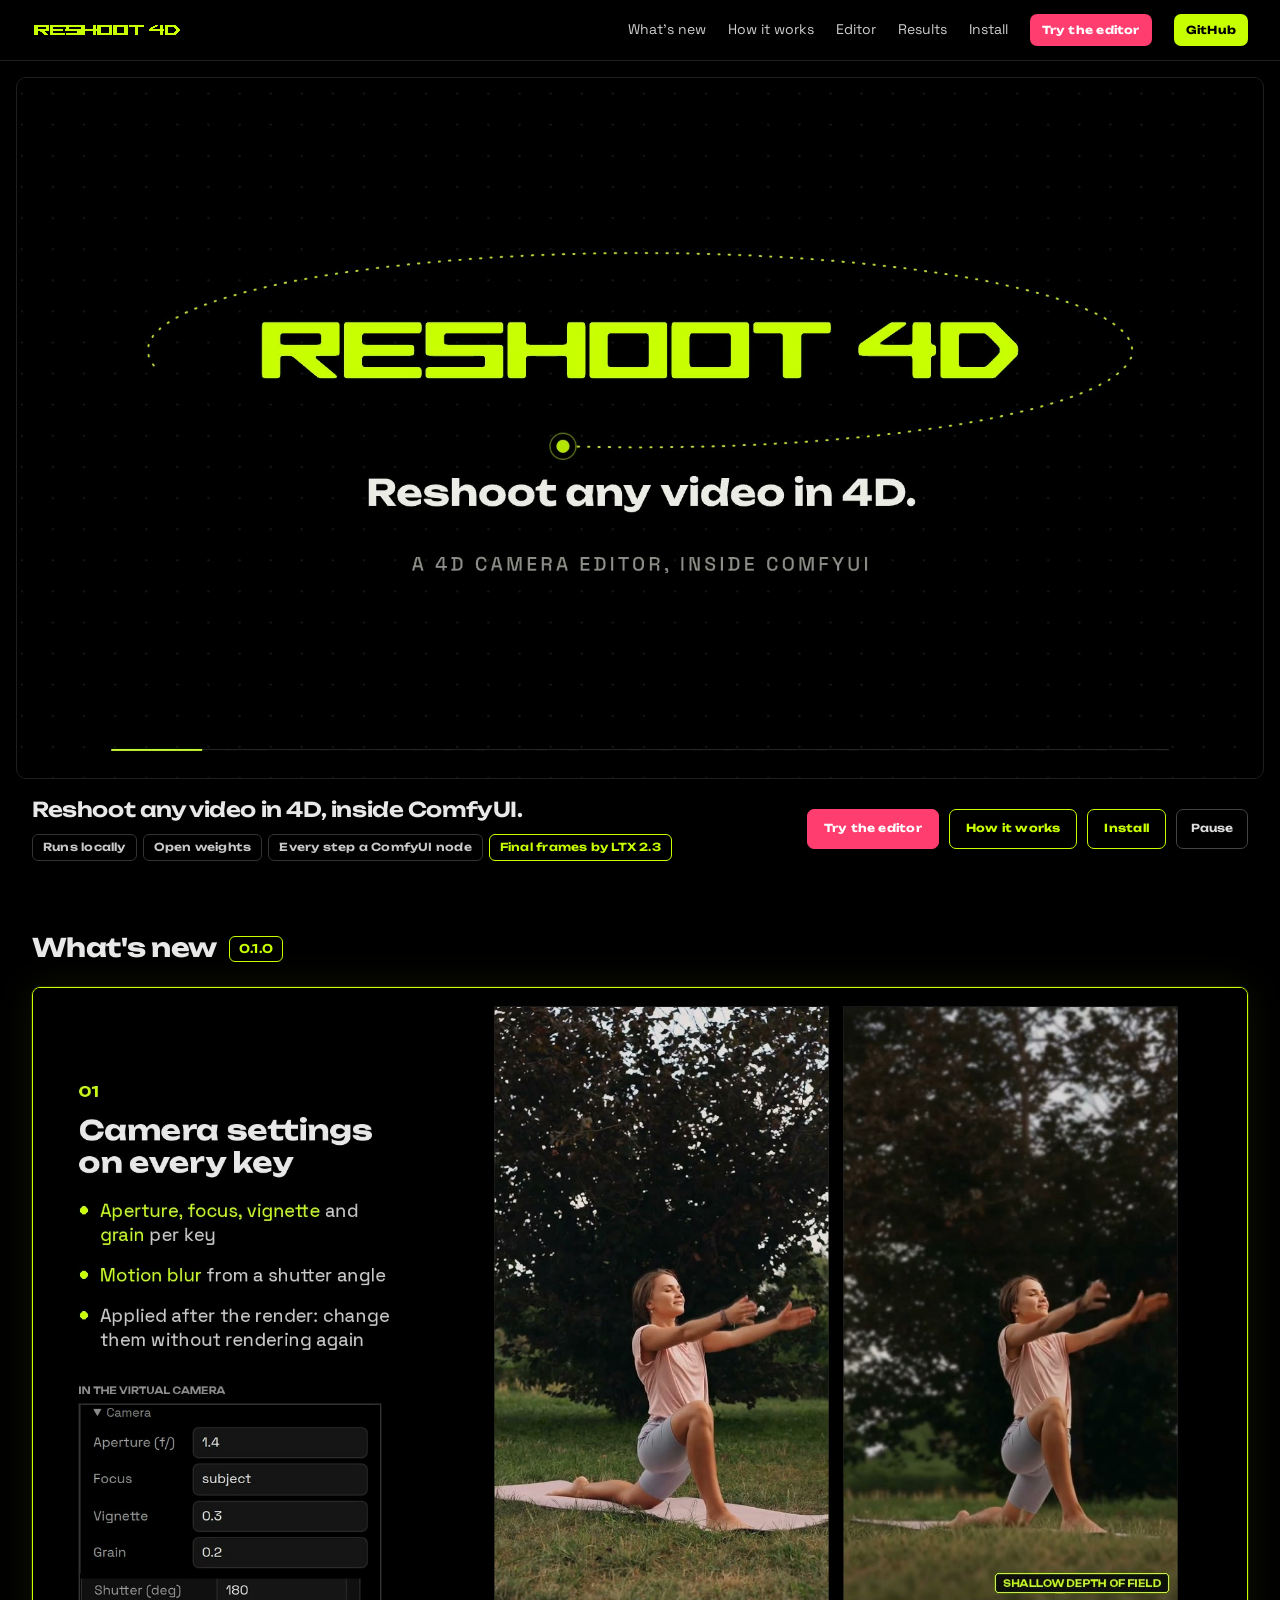
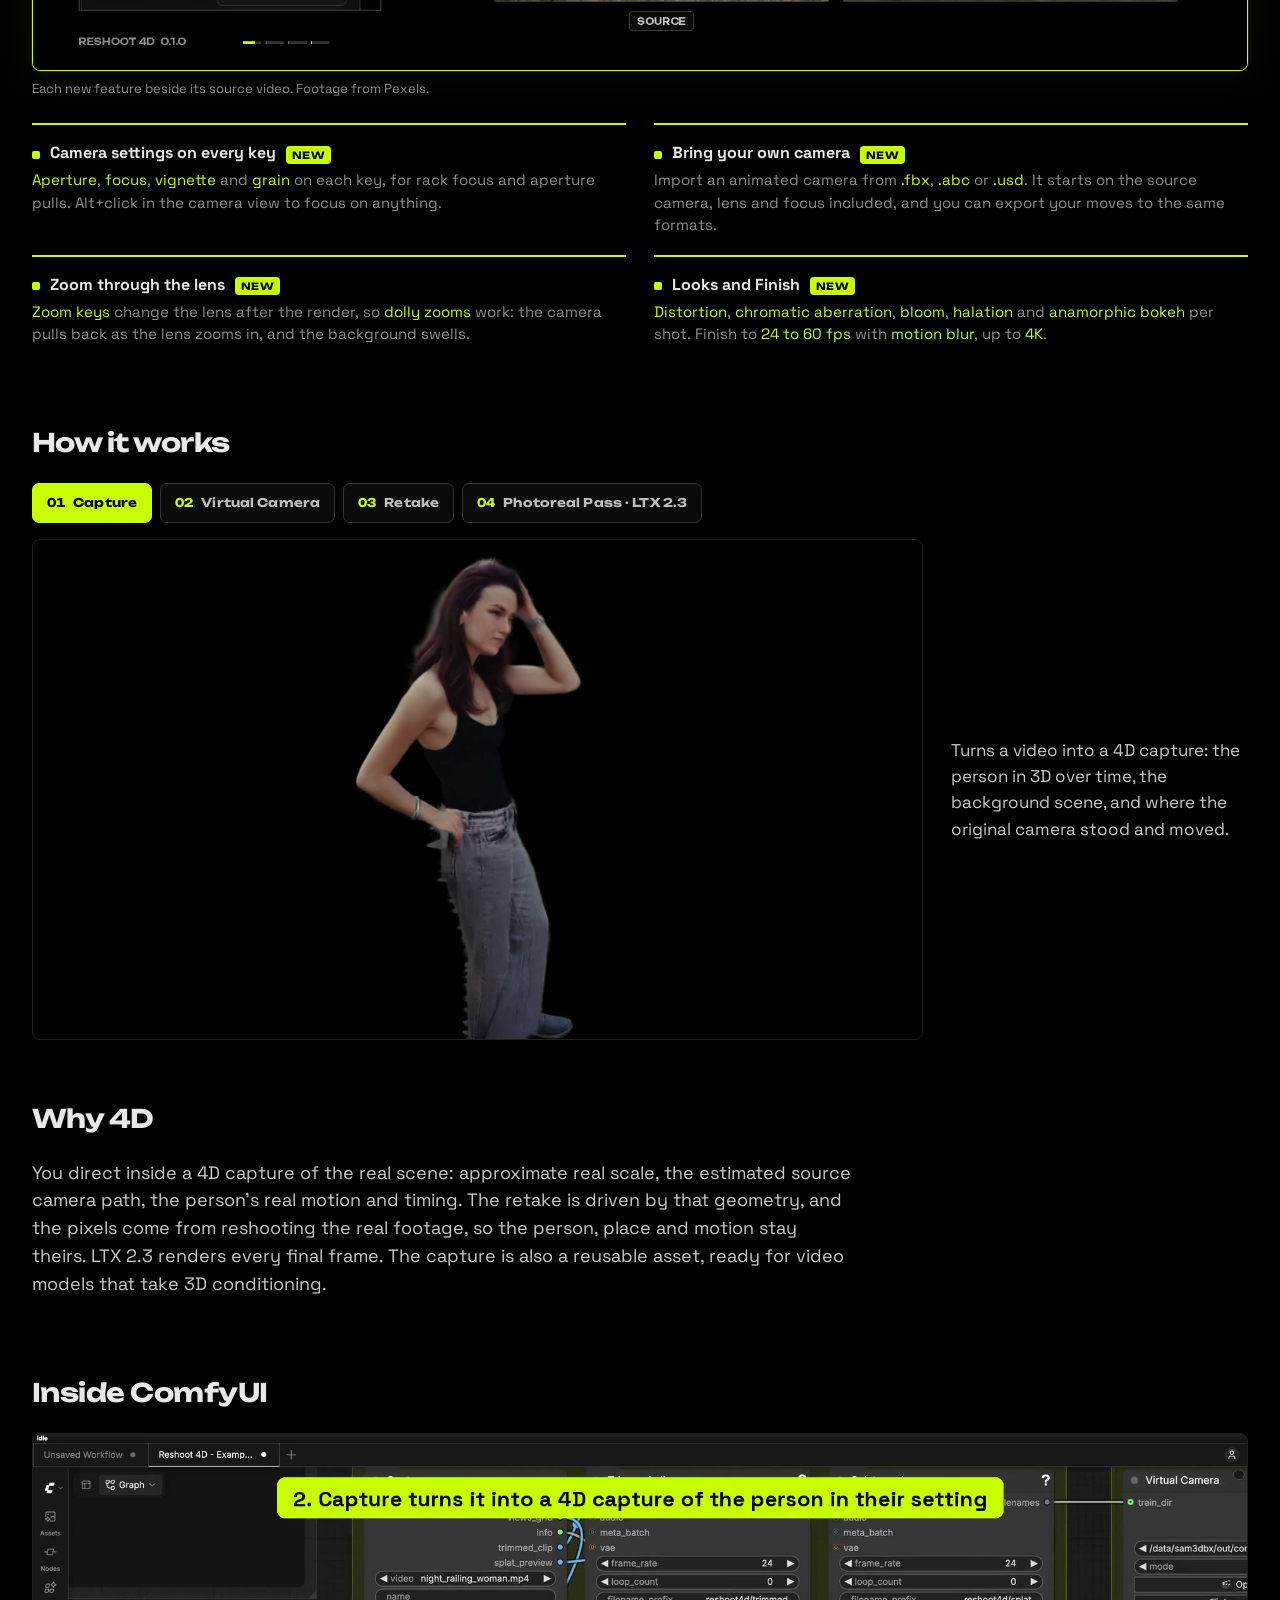
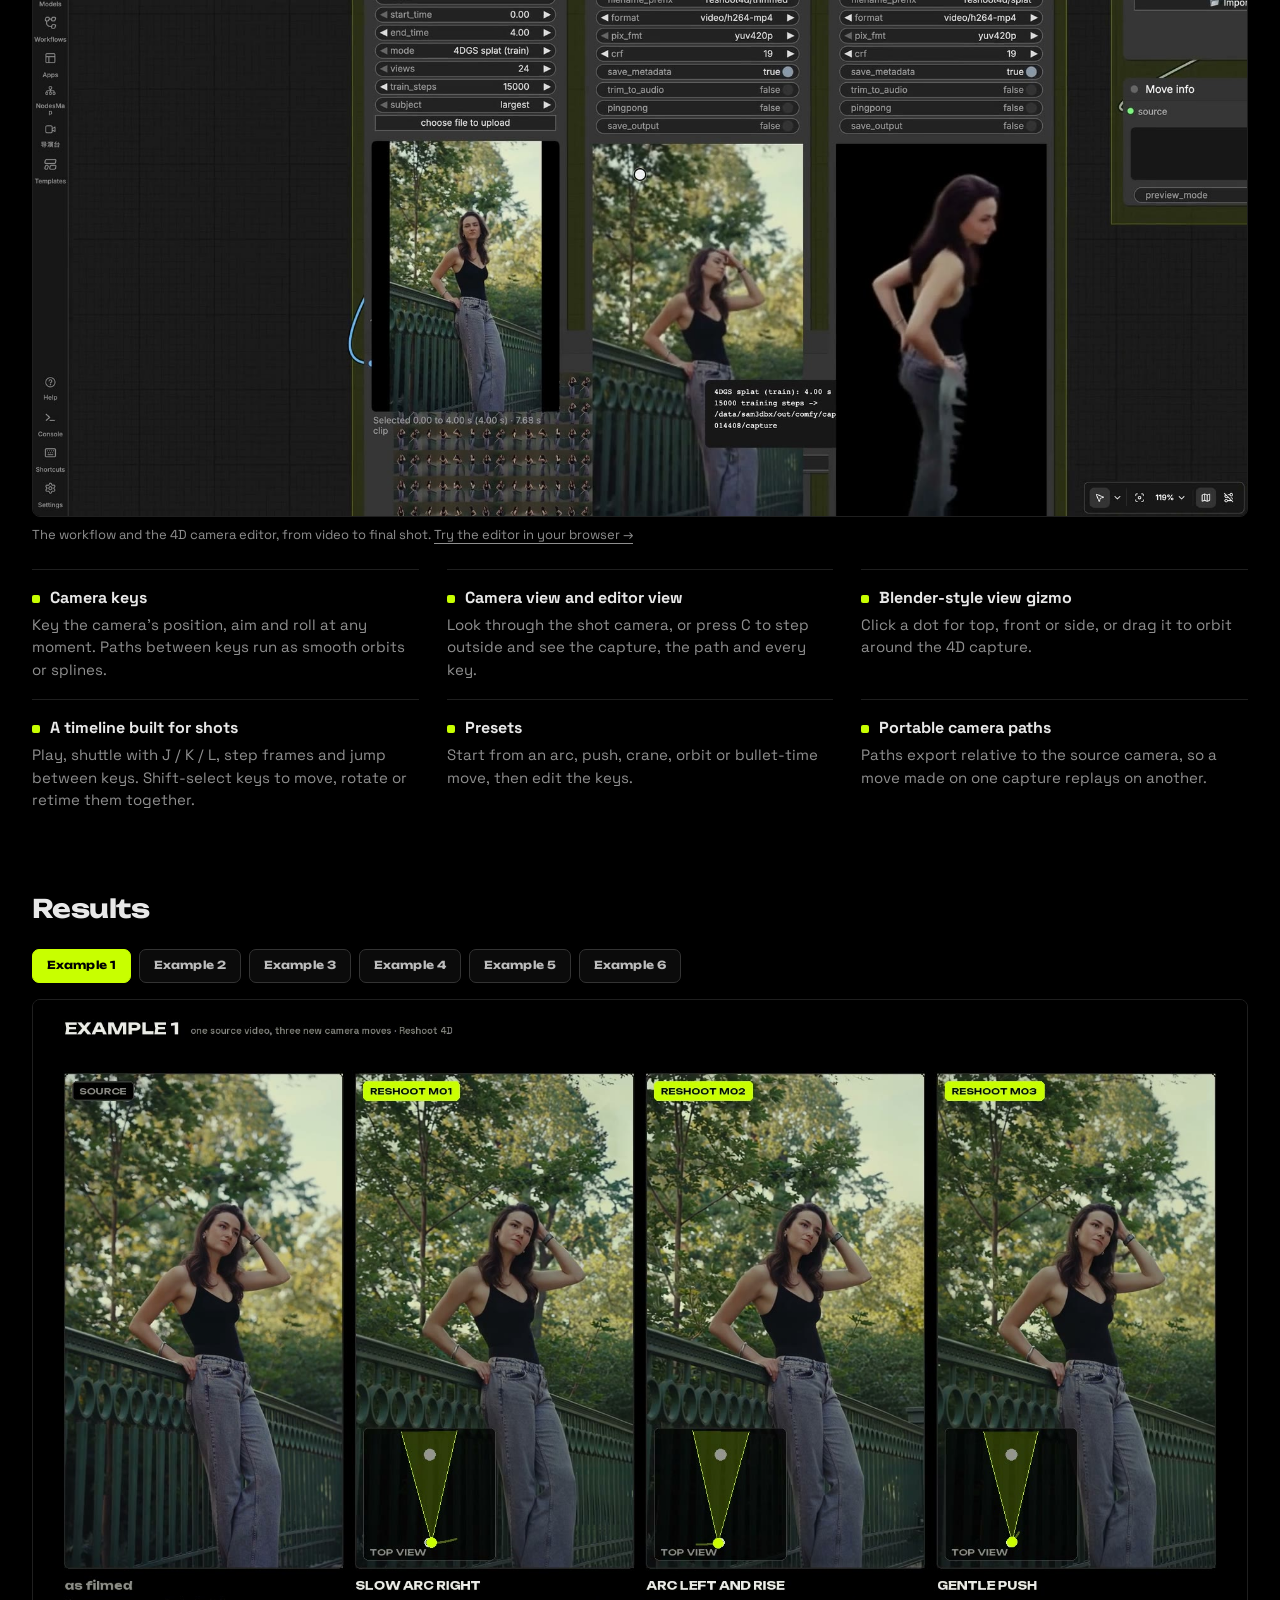
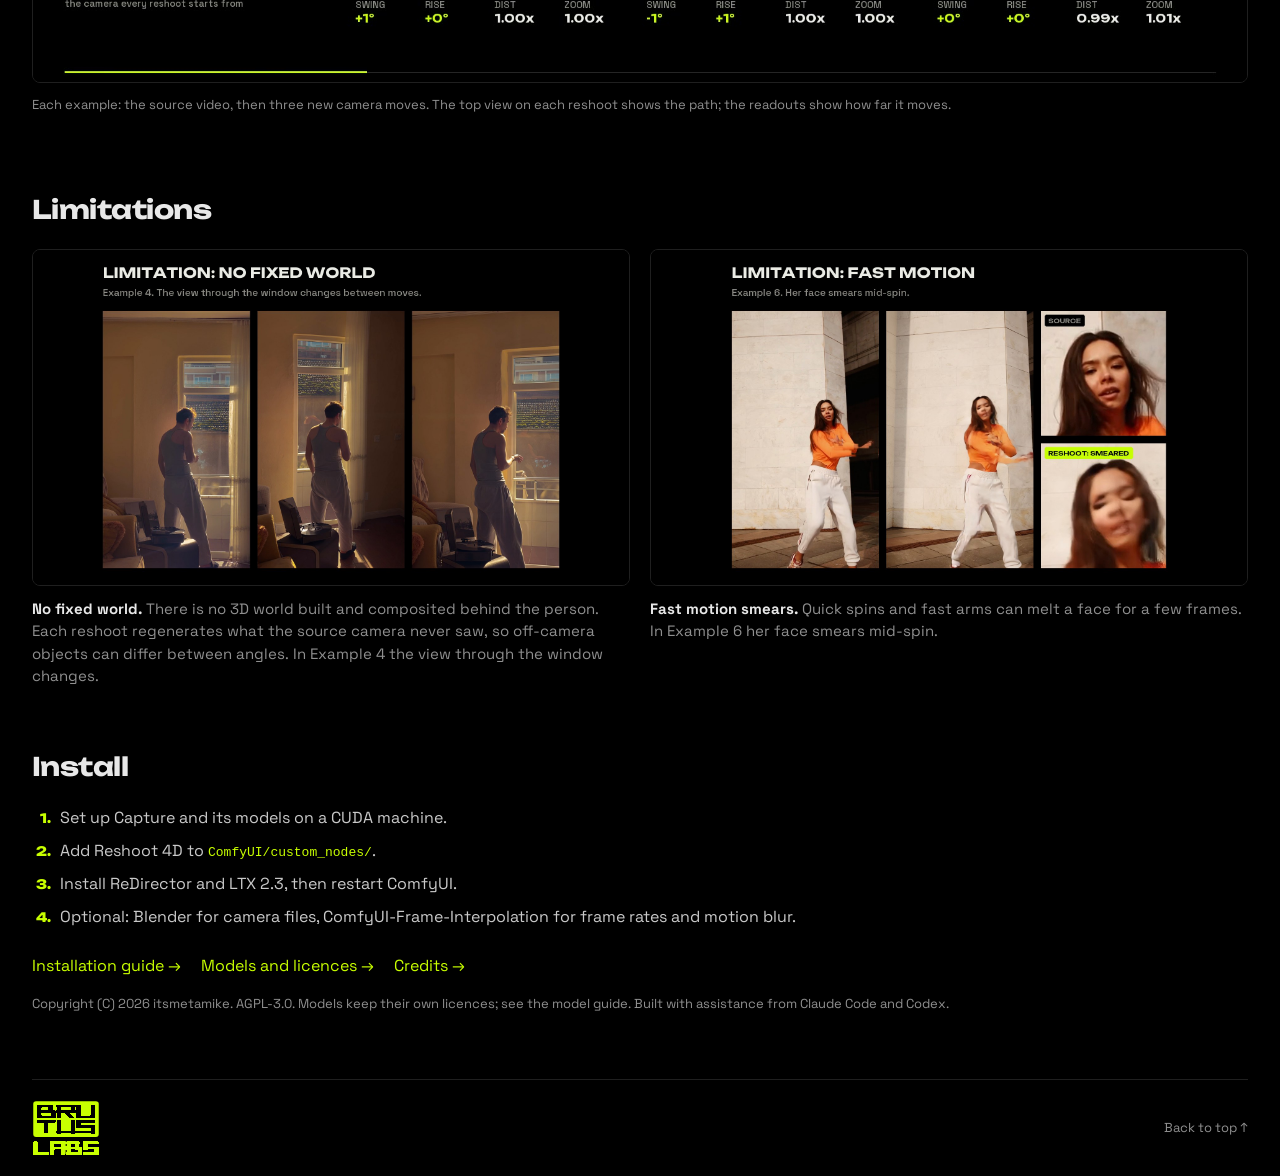
<file: site/index.html>
<!doctype html>
<html lang="en">
<head>
<meta charset="utf-8">
<meta name="viewport" content="width=device-width, initial-scale=1">
<meta name="description" content="Reshoot any video in 4D. A 4D camera editor inside ComfyUI, running locally on open weights.">
<meta name="color-scheme" content="dark">
<title>Reshoot 4D | Reshoot any video in 4D.</title>
<link rel="icon" type="image/svg+xml" href="media/brand/favicon.svg">
<meta name="theme-color" content="#000000">
<link rel="preload" href="media/brand/Unbounded-latin.woff2" as="font" type="font/woff2" crossorigin>
<link rel="preload" href="media/brand/SpaceGrotesk-latin.woff2" as="font" type="font/woff2" crossorigin>
<link rel="stylesheet" href="style.css?v=6">
</head>
<body>
<a class="skip" href="#main">Skip to content</a>
<header class="masthead"><div class="wrap header-inner">
<a class="brand" href="#" aria-label="Reshoot 4D home"><img src="media/brand/reshoot4d_wordmark_t.svg" width="1728" height="172" alt="Reshoot 4D"></a>
<nav aria-label="Main"><a href="#new">What's new</a><a href="#workflow">How it works</a><a href="#editor">Editor</a><a href="#results">Results</a><a href="#install">Install</a><a class="nav-cta nav-try" href="demo/">Try the editor</a><a class="nav-cta" id="github-link" href="https://github.com/itsmetamike/reshoot-4d">GitHub</a></nav>
</div></header>
<main id="main">
<section class="hero" aria-label="Reshoot 4D">
<div class="hero-frame">
<video id="hero-video" autoplay muted loop playsinline preload="auto" poster="media/explainer.jpg" aria-label="Reshoot 4D in 35 seconds: the claims, the 4D camera editor opening from its ComfyUI node, the four nodes and results"><source src="media/explainer.mp4" type="video/mp4">Your browser cannot play this video.</video>
</div>
<div class="hero-copy wrap">
<div class="hero-text"><h1>Reshoot any video in 4D, inside ComfyUI.</h1><ul class="badges" aria-label="Key facts"><li>Runs locally</li><li>Open weights</li><li>Every step a ComfyUI node</li><li class="ltx">Final frames by LTX 2.3</li></ul>
</div>
<div class="actions"><a class="button" id="try-editor" href="demo/">Try the editor</a><a class="button secondary" href="#workflow">How it works</a><a class="button secondary" href="#install">Install</a><button id="motion-toggle" type="button" aria-pressed="false">Pause</button></div>
</div>
</section>

<section id="new" class="wrap section whats-new" aria-labelledby="new-title">
<h2 id="new-title">What's new<span class="ver">0.1.0</span></h2>
<div class="stack">
<figure><div class="video-shell"><video autoplay muted loop playsinline preload="metadata" poster="media/new_0_1_0.jpg" aria-label="Reshoot 4D 0.1.0: camera settings on every key, camera import, dolly zoom and lens looks, each beside its source video"><source src="media/new_0_1_0.mp4" type="video/mp4"></video></div><figcaption>Each new feature beside its source video. Footage from Pexels.</figcaption></figure>
</div>
<ul class="feature-grid" aria-label="New in 0.1.0">
<li><b>Camera settings on every key</b><span><em class="hl">Aperture</em>, <em class="hl">focus</em>, <em class="hl">vignette</em> and <em class="hl">grain</em> on each key, for rack focus and aperture pulls. Alt+click in the camera view to focus on anything.</span></li>
<li><b>Bring your own camera</b><span>Import an animated camera from <em class="hl">.fbx</em>, <em class="hl">.abc</em> or <em class="hl">.usd</em>. It starts on the source camera, lens and focus included, and you can export your moves to the same formats.</span></li>
<li><b>Zoom through the lens</b><span><em class="hl">Zoom keys</em> change the lens after the render, so <em class="hl">dolly zooms</em> work: the camera pulls back as the lens zooms in, and the background swells.</span></li>
<li><b>Looks and Finish</b><span><em class="hl">Distortion</em>, <em class="hl">chromatic aberration</em>, <em class="hl">bloom</em>, <em class="hl">halation</em> and <em class="hl">anamorphic bokeh</em> per shot. Finish to <em class="hl">24 to 60 fps</em> with <em class="hl">motion blur</em>, up to <em class="hl">4K</em>.</span></li>
</ul>
</section>

<section id="workflow" class="wrap section" aria-labelledby="workflow-title">
<h2 id="workflow-title">How it works</h2>
<div class="steps" role="tablist" aria-label="Workflow steps">
<button class="step-tab" role="tab" aria-selected="true" data-step="0"><span>01</span> Capture</button>
<button class="step-tab" role="tab" aria-selected="false" data-step="1"><span>02</span> Virtual Camera</button>
<button class="step-tab" role="tab" aria-selected="false" data-step="2"><span>03</span> Retake</button>
<button class="step-tab" role="tab" aria-selected="false" data-step="3"><span>04</span> Photoreal Pass · LTX 2.3</button>
</div>
<div class="step-panel" role="tabpanel">
<div class="step-media"><video id="step-video" autoplay muted loop playsinline preload="auto" poster="media/step_capture.jpg"><source src="media/step_capture.mp4" type="video/mp4"></video></div>
<p id="step-text"></p>
</div>
</section>

<section id="why-4d" class="wrap section prose" aria-labelledby="why-title">
<h2 id="why-title">Why 4D</h2>
<p>You direct inside a 4D capture of the real scene: approximate real scale, the estimated source camera path, the person's real motion and timing. The retake is driven by that geometry, and the pixels come from reshooting the real footage, so the person, place and motion stay theirs. LTX 2.3 renders every final frame. The capture is also a reusable asset, ready for video models that take 3D conditioning.</p>
</section>

<section id="editor" class="wrap section" aria-labelledby="editor-title">
<h2 id="editor-title">Inside ComfyUI</h2>
<div class="stack">
<figure><div class="video-shell"><video autoplay muted loop playsinline preload="auto" poster="media/walkthrough.jpg" aria-label="Walkthrough: the workflow, the 4D camera editor, Run and the final shot"><source src="media/walkthrough.mp4" type="video/mp4"></video></div><figcaption>The workflow and the 4D camera editor, from video to final shot. <a href="demo/">Try the editor in your browser →</a></figcaption></figure>
</div>
<ul class="feature-grid" aria-label="Editor features">
<li><b>Camera keys</b><span>Key the camera's position, aim and roll at any moment. Paths between keys run as smooth orbits or splines.</span></li>
<li><b>Camera view and editor view</b><span>Look through the shot camera, or press C to step outside and see the capture, the path and every key.</span></li>
<li><b>Blender-style view gizmo</b><span>Click a dot for top, front or side, or drag it to orbit around the 4D capture.</span></li>
<li><b>A timeline built for shots</b><span>Play, shuttle with J / K / L, step frames and jump between keys. Shift-select keys to move, rotate or retime them together.</span></li>
<li><b>Presets</b><span>Start from an arc, push, crane, orbit or bullet-time move, then edit the keys.</span></li>
<li><b>Portable camera paths</b><span>Paths export relative to the source camera, so a move made on one capture replays on another.</span></li>
</ul>
</section>

<section id="results" class="wrap section" aria-labelledby="results-title">
<h2 id="results-title">Results</h2>
<div class="steps small" role="tablist" aria-label="Examples">
<button class="cmp-tab" role="tab" aria-selected="true" data-cmp="1">Example 1</button>
<button class="cmp-tab" role="tab" aria-selected="false" data-cmp="2">Example 2</button>
<button class="cmp-tab" role="tab" aria-selected="false" data-cmp="3">Example 3</button>
<button class="cmp-tab" role="tab" aria-selected="false" data-cmp="4">Example 4</button>
<button class="cmp-tab" role="tab" aria-selected="false" data-cmp="5">Example 5</button>
<button class="cmp-tab" role="tab" aria-selected="false" data-cmp="6">Example 6</button>
</div>
<div class="video-shell" id="cmp"><video autoplay muted loop playsinline preload="auto" aria-label="Source video next to three reshoots, each with its camera path"></video></div>
<p class="note">Each example: the source video, then three new camera moves. The top view on each reshoot shows the path; the readouts show how far it moves.</p>
</section>

<section id="limitations" class="wrap section" aria-labelledby="limits-title">
<h2 id="limits-title">Limitations</h2>
<div class="limits">
<div class="two-col">
<figure><div class="video-shell"><img src="media/limits_world.jpg" alt="Example 4: source and two reshoots; the view through the window differs" loading="lazy"></div>
<figcaption><b>No fixed world.</b> There is no 3D world built and composited behind the person. Each reshoot regenerates what the source camera never saw, so off-camera objects can differ between angles. In Example 4 the view through the window changes.</figcaption></figure>
<figure><div class="video-shell"><img src="media/limits_fast_motion.jpg" alt="Example 6: source and reshoot mid-spin; her face smears in the reshoot" loading="lazy"></div>
<figcaption><b>Fast motion smears.</b> Quick spins and fast arms can melt a face for a few frames. In Example 6 her face smears mid-spin.</figcaption></figure>
</div>
</div>
</section>

<section id="install" class="wrap section" aria-labelledby="install-title">
<h2 id="install-title">Install</h2>
<ol class="install-steps">
<li>Set up Capture and its models on a CUDA machine.</li>
<li>Add Reshoot 4D to <code>ComfyUI/custom_nodes/</code>.</li>
<li>Install ReDirector and LTX 2.3, then restart ComfyUI.</li>
<li>Optional: Blender for camera files, ComfyUI-Frame-Interpolation for frame rates and motion blur.</li>
</ol>
<p class="links"><a href="../docs/INSTALL.md" data-repo-path="/blob/main/docs/INSTALL.md">Installation guide →</a><a href="../docs/MODELS_AND_LICENSES.md" data-repo-path="/blob/main/docs/MODELS_AND_LICENSES.md">Models and licences →</a><a href="../docs/CREDITS.md" data-repo-path="/blob/main/docs/CREDITS.md">Credits →</a></p>
<p class="fine">Copyright (C) 2026 itsmetamike. AGPL-3.0. Models keep their own licences; see the model guide. Built with assistance from Claude Code and Codex.</p>
</section>
</main>
<svg id="cta-overlay" aria-hidden="true"><defs><filter id="cta-glow" x="-20%" y="-20%" width="140%" height="140%"><feGaussianBlur stdDeviation="3" result="b"/><feMerge><feMergeNode in="b"/><feMergeNode in="SourceGraphic"/></feMerge></filter></defs>
<g id="cta-group"><path id="cta-path" fill="none" stroke="#FF3D6E" stroke-width="5" stroke-linecap="round" filter="url(#cta-glow)"/><path id="cta-head" fill="none" stroke="#FF3D6E" stroke-width="5" stroke-linecap="round" stroke-linejoin="round"/>
<rect id="cta-pill" rx="12"/><text id="cta-label">Try the 4D camera editor in your browser</text></g></svg>
<script>
// "Try the editor": a lime arrow draws itself over the page from the hero video down onto the button, then fades; it replays while
// the button is on screen. Positions come from the live layout each time. Off with reduced motion or the page's Pause button.
(() => {
  const svg = document.getElementById('cta-overlay'), path = document.getElementById('cta-path'), head = document.getElementById('cta-head');
  const label = document.getElementById('cta-label'), btn = document.getElementById('try-editor'), frame = document.querySelector('.hero-frame');
  const still = matchMedia('(prefers-reduced-motion: reduce)'), paused = () => document.getElementById('motion-toggle')?.getAttribute('aria-pressed') === 'true';
  let onScreen = true, timer = 0;
  new IntersectionObserver(([e]) => { onScreen = e.isIntersecting; }).observe(btn);
  function play() {
    clearTimeout(timer); timer = setTimeout(play, 9000);
    if (!onScreen || still.matches || paused()) return;
    const sX = scrollX, sY = scrollY, W = innerWidth;
    svg.style.height = document.documentElement.scrollHeight + 'px';
    const r = (el) => { const q = el.getBoundingClientRect(); return { left: q.left + sX, top: q.top + sY, width: q.width, height: q.height }; };
    const b = r(btn), f = r(frame);
    const sx = f.left + f.width * (W < 800 ? 0.5 : 0.7), sy = f.top + f.height * (W < 800 ? 0.45 : 0.58);
    const ex = b.left + b.width / 2, ey = b.top - 12;
    const d = `M${sx},${sy} C${sx + (ex - sx) * 0.15},${sy + (ey - sy) * 0.65} ${ex + (sx - ex) * 0.35},${ey - Math.max(90, (ey - sy) * 0.55)} ${ex},${ey}`;
    path.setAttribute('d', d);
    const L = path.getTotalLength(), p1 = path.getPointAtLength(L), p0 = path.getPointAtLength(Math.max(0, L - 2));
    const a = Math.atan2(p1.y - p0.y, p1.x - p0.x), k = 22, s = 0.55;
    head.setAttribute('d', `M${p1.x - k * Math.cos(a - s)},${p1.y - k * Math.sin(a - s)} L${p1.x},${p1.y} L${p1.x - k * Math.cos(a + s)},${p1.y - k * Math.sin(a + s)}`);
    label.setAttribute('x', sx); label.setAttribute('y', sy - 26); label.setAttribute('text-anchor', 'middle');
    let bb = label.getBBox(); const shift = Math.min(0, sX + W - 16 - (bb.x + bb.width)) + Math.max(0, sX + 16 - bb.x);   // keep the pill on screen
    label.setAttribute('x', sx + shift); bb = label.getBBox();
    const pill = document.getElementById('cta-pill');
    pill.setAttribute('x', bb.x - 16); pill.setAttribute('y', bb.y - 10); pill.setAttribute('width', bb.width + 32); pill.setAttribute('height', bb.height + 20);
    svg.classList.remove('run'); path.style.strokeDasharray = path.style.strokeDashoffset = L; void svg.getBoundingClientRect();
    svg.classList.add('run'); btn.classList.add('cta-pulse'); setTimeout(() => btn.classList.remove('cta-pulse'), 3400);
  }
  addEventListener('load', () => setTimeout(play, 1500));
  addEventListener('resize', () => svg.classList.remove('run'));
})();
</script>
<footer class="wrap"><a class="maker" href="https://github.com/itsmetamike" aria-label="A brutus labs project by itsmetamike"><img src="media/brand/brutus_labs.svg" width="450" height="373" alt="brutus labs"></a><a href="#">Back to top ↑</a></footer>
<script>
const REPO_URL = document.querySelector('#github-link').href.replace(/\/$/, '');
document.querySelectorAll('[data-repo-path]').forEach(a => { a.href = REPO_URL + a.dataset.repoPath; });

// workflow steps: one player, four tabs
const STEPS = [
  ['step_capture', 'Turns a video into a 4D capture: the person in 3D over time, the background scene, and where the original camera stood and moved.'],
  ['step_camera', "Every step is a ComfyUI node. The 4D camera editor is the Virtual Camera node's own panel."],
  ['step_retake', 'ReDirector reshoots the source video along your camera path.'],
  ['step_photoreal', 'LTX 2.3 renders every final frame. It starts from the retake, guided by the real video and a depth warp of it along your path.'],
];
const stepVideo = document.querySelector('#step-video'), stepText = document.querySelector('#step-text');
function showStep(i) {
  document.querySelectorAll('.step-tab').forEach((b, k) => b.setAttribute('aria-selected', String(k === i)));
  stepVideo.poster = `media/${STEPS[i][0]}.jpg`; stepVideo.src = `media/${STEPS[i][0]}.mp4`; stepText.textContent = STEPS[i][1];
  if (!paused) stepVideo.play().catch(() => {});
}
document.querySelectorAll('.step-tab').forEach(b => b.addEventListener('click', () => showStep(+b.dataset.step)));

// results: one player, one example at a time
const cmpVideo = document.querySelector('#cmp video');
function showCmp(n) {
  document.querySelectorAll('.cmp-tab').forEach(b => b.setAttribute('aria-selected', String(b.dataset.cmp === String(n))));
  cmpVideo.poster = `media/example_${n}.jpg`; cmpVideo.src = `media/example_${n}.mp4`; if (!paused) cmpVideo.play().catch(() => {});
}
document.querySelectorAll('.cmp-tab').forEach(b => b.addEventListener('click', () => showCmp(b.dataset.cmp)));

// previews play while on screen; one button pauses everything
const reduceMotion = matchMedia('(prefers-reduced-motion: reduce)');
const motionButton = document.querySelector('#motion-toggle');
let paused = reduceMotion.matches;
const all = () => [...document.querySelectorAll('video')];
function updateMotion() {
  motionButton.textContent = paused ? 'Play' : 'Pause'; motionButton.setAttribute('aria-pressed', String(paused));
  all().forEach(v => { if (paused) v.pause(); else if (v.dataset.visible === 'true') v.play().catch(() => {}); });
}
const observer = new IntersectionObserver(es => es.forEach(({ target, isIntersecting }) => {
  target.dataset.visible = String(isIntersecting);
  if (!isIntersecting || paused) target.pause(); else target.play().catch(() => {});
}), { threshold: 0.15 });
all().forEach(v => observer.observe(v));
motionButton.addEventListener('click', () => { paused = !paused; updateMotion(); });
showStep(0); showCmp(1); updateMotion();
</script>
</body>
</html>
</file>
<file: site/style.css>
/* brutus brand: lime #C8FF00 on black. Display: Unbounded, text: Space Grotesk (both SIL OFL, in media/brand) */
@font-face { font-family:Unbounded; src:url("media/brand/Unbounded-latin.woff2") format("woff2"); font-weight:200 900; font-display:swap; }
@font-face { font-family:"Space Grotesk"; src:url("media/brand/SpaceGrotesk-latin.woff2") format("woff2"); font-weight:300 700; font-display:swap; }
:root { color-scheme:dark; --bg:#000; --text:#e8e8e8; --accent:#C8FF00; --muted:#8f8f8f; --line:#1f1f1f; --display:Unbounded,system-ui,sans-serif; }
* { box-sizing:border-box; }
html { scroll-behavior:smooth; scroll-padding-top:72px; }
body { margin:0; background:var(--bg); color:var(--text); font:16px/1.55 "Space Grotesk",system-ui,sans-serif; }
a { color:inherit; text-underline-offset:4px; }
a:hover { color:var(--accent); }
a:focus-visible,button:focus-visible { outline:2px solid var(--accent); outline-offset:4px; }
.wrap { width:min(1280px,calc(100% - 64px)); margin-inline:auto; }

/* header: slim, over the video */
.masthead { position:sticky; top:0; z-index:5; background:#000; border-bottom:1px solid var(--line); }
.header-inner { height:60px; display:flex; align-items:center; justify-content:space-between; gap:24px; }
.brand img { display:block; width:150px; height:auto; }
nav { display:flex; align-items:center; gap:22px; font-size:14px; }
nav a { text-decoration:none; color:#cfcfcf; }
.nav-cta.nav-try { background:#FF3D6E; color:#fff !important; }
.button#try-editor { background:#FF3D6E; border-color:#FF3D6E; color:#fff; }
.button#try-editor:hover { color:#fff; }
.nav-cta { color:#000 !important; background:var(--accent); border-radius:7px; padding:0 12px; height:32px; display:inline-flex; align-items:center;
  font:700 11px/1 var(--display); letter-spacing:.02em; }

/* hero: the editor, whole and uncropped, with the pitch in a strip under it */
.hero { background:#000; padding-top:16px; }
.hero-frame { position:relative; width:min(1600px,calc(100% - 32px)); margin-inline:auto; aspect-ratio:16/9; max-height:calc(100svh - 170px);
  border:1px solid var(--line); border-radius:10px; overflow:hidden; background:#000; }
.hero-frame video { width:100%; height:100%; object-fit:contain; display:block; }
.hero-copy { display:flex; align-items:center; justify-content:space-between; gap:20px; padding-block:18px 8px; }
.hero h1 { font:600 clamp(16px,1.6vw,22px)/1.3 var(--display); letter-spacing:-.02em; margin:0; max-width:640px; }
.actions { display:flex; gap:10px; flex:none; }
.hero-text { display:grid; gap:10px; }
.badges { display:flex; flex-wrap:wrap; gap:6px; list-style:none; margin:0; padding:0; }
.badges li { font:600 11px/1 var(--display); letter-spacing:.02em; padding:7px 10px; border:1.5px solid #333; border-radius:6px; color:#c9c9c9; }
.badges li.ltx { border-color:var(--accent); color:var(--accent); }
.button { display:inline-flex; align-items:center; height:40px; padding:0 16px; border-radius:7px; border:1.5px solid var(--accent); background:var(--accent);
  color:#000; text-decoration:none; font:700 11px/1 var(--display); letter-spacing:.02em; }
.button.secondary { background:#000; color:var(--accent); }
.button:hover { color:#000; filter:brightness(1.08); }
.button.secondary:hover { color:var(--accent); }
#motion-toggle { position:static; height:40px; padding:0 14px; border-radius:7px; border:1px solid #444; background:#000a; color:#ddd;
  font:600 11px/1 var(--display); cursor:pointer; }

/* sections */
.section { padding-top:64px; }
h2 { font:700 clamp(20px,2vw,28px)/1.2 var(--display); letter-spacing:-.02em; margin:0 0 24px; }
p { margin:0 0 16px; }
.prose p { max-width:820px; color:#c9c9c9; font-size:18px; }

/* tabs (workflow steps, results): carved lime when selected */
.steps { display:flex; flex-wrap:wrap; gap:8px; margin-bottom:16px; }
.step-tab,.cmp-tab { display:inline-flex; align-items:center; gap:8px; height:40px; padding:0 14px; border-radius:7px; border:1.5px solid #333; background:#0b0b0b;
  color:#bdbdbd; font:700 12px/1 var(--display); letter-spacing:.01em; cursor:pointer; }
.step-tab span { color:var(--accent); font-variant-numeric:tabular-nums; }
.step-tab[aria-selected="true"],.cmp-tab[aria-selected="true"] { background:var(--accent); border-color:var(--accent); color:#000; }
.step-tab[aria-selected="true"] span { color:#000; }
.step-tab:hover,.cmp-tab:hover { border-color:var(--accent); }
.steps.small .cmp-tab { height:34px; font-size:11px; }
.step-panel { display:grid; grid-template-columns:minmax(0,3fr) minmax(220px,1fr); gap:28px; align-items:center; }
.step-media { aspect-ratio:16/9; max-height:62vh; border:1px solid var(--line); border-radius:8px; overflow:hidden; background:#000; }
.step-media video { width:100%; height:100%; object-fit:contain; display:block; }
#step-text { color:#c9c9c9; font-size:17px; margin:0; }

/* editor + workflow side by side */
.two-col { display:grid; grid-template-columns:1fr 1fr; gap:20px; }
figure { margin:0; min-width:0; }
.video-shell { aspect-ratio:16/9; border:1px solid var(--line); border-radius:8px; overflow:hidden; background:#000; }
.video-shell video,.video-shell img { width:100%; height:100%; object-fit:cover; display:block; }
figcaption { margin-top:8px; font-size:13px; color:var(--muted); }
.limits { display:grid; gap:28px; }
.limits figcaption { font-size:15px; line-height:1.5; max-width:820px; margin-top:12px; }
.limits figcaption b { color:var(--text); }
.feature-grid { list-style:none; padding:0; margin:24px 0 0; display:grid; grid-template-columns:repeat(3,minmax(0,1fr)); gap:0 28px; }
.feature-grid li { padding:16px 0 18px; border-top:1px solid var(--line); font-size:15px; line-height:1.5; color:var(--muted); }
.feature-grid li b { display:block; color:var(--text); font-size:16px; margin-bottom:4px; }
.feature-grid li b::before { content:""; display:inline-block; width:8px; height:8px; border-radius:2px; background:var(--accent); margin-right:10px; vertical-align:middle; }

/* what's new: lime accents like the release video */
.whats-new h2 .ver { display:inline-block; vertical-align:middle; margin-left:12px; font:600 12px/1 var(--display); padding:6px 9px; border:1.5px solid var(--accent); border-radius:6px; color:var(--accent); letter-spacing:.02em; }
.whats-new .video-shell { border-color:var(--accent); box-shadow:0 0 0 1px rgba(200,255,0,.12), 0 0 40px rgba(200,255,0,.08); }
.whats-new .feature-grid { grid-template-columns:repeat(2,minmax(0,1fr)); }
.whats-new .feature-grid li { border-top:2px solid var(--accent); }
.whats-new .feature-grid li b::after { content:"NEW"; display:inline-block; margin-left:10px; vertical-align:middle; font:700 10px/1 var(--display); letter-spacing:.04em; color:#000; background:var(--accent); padding:4px 6px; border-radius:4px; }
.hl { color:var(--accent); font-style:normal; }
@media (max-width:560px) { .whats-new .feature-grid { grid-template-columns:1fr; } }

/* results: three portraits, one example at a time */
.three-col { display:grid; grid-template-columns:repeat(3,minmax(0,1fr)); gap:14px; max-width:820px; }
.video-shell.portrait { aspect-ratio:9/16; }
.note { color:var(--muted); font-size:13px; margin-top:12px; }

/* install */
.install-steps { padding-left:22px; margin:0 0 16px; color:#c9c9c9; }
.install-steps li { padding:0 0 8px 6px; }
.install-steps li::marker { color:var(--accent); font:800 13px var(--display); }
code { font:13px ui-monospace,SFMono-Regular,monospace; color:var(--accent); }
.links { display:flex; flex-wrap:wrap; gap:20px; }
.links a { color:var(--accent); text-decoration:none; }
.fine { color:var(--muted); font-size:13px; }

footer { display:flex; align-items:center; justify-content:space-between; margin-top:64px; padding-block:20px; border-top:1px solid var(--line); }
.maker { display:flex; align-items:center; gap:4px; color:var(--muted); font-size:13px; text-decoration:none; }
.maker { gap:12px; }
.maker img { width:68px; height:auto; object-fit:contain; }
footer>a:last-child { color:var(--muted); font-size:13px; text-decoration:none; }
.skip { position:absolute; top:-100px; left:16px; z-index:10; background:var(--accent); color:#000; padding:10px; }
.skip:focus { top:10px; }

@media (max-width:820px) {
  .wrap { width:calc(100% - 32px); }
  nav a:not(.nav-cta) { display:none; }
  .brand img { width:124px; }
  .hero-copy { flex-direction:column; align-items:flex-start; }
  .step-panel { grid-template-columns:1fr; gap:14px; }
  .two-col { grid-template-columns:1fr; }
  .feature-grid { grid-template-columns:1fr 1fr; }
  .three-col { gap:8px; }
  .prose p { font-size:16px; }
  .step-tab { height:36px; padding:0 10px; font-size:11px; }
}
#cta-overlay { position:absolute; left:0; top:0; width:100%; height:100%; pointer-events:none; z-index:4; opacity:0; overflow:visible; }
#cta-overlay.run { animation:cta-fade 3.6s ease forwards; }
#cta-overlay.run #cta-path { animation:cta-draw 1.2s cubic-bezier(.65,0,.35,1) .1s forwards; }
#cta-head, #cta-label, #cta-pill { opacity:0; }
#cta-pill { fill:#FF3D6E; stroke:none; }
#cta-overlay.run #cta-head { animation:cta-show .2s ease 1.25s forwards; }
#cta-overlay.run #cta-label, #cta-overlay.run #cta-pill { animation:cta-show .35s ease .05s forwards; }
#cta-label { fill:#fff; font:700 20px/1 Unbounded,system-ui,sans-serif; }
@media (max-width:800px) { #cta-label { font-size:15px; } }
@keyframes cta-draw { to { stroke-dashoffset:0; } }
@keyframes cta-show { to { opacity:1; } }
@keyframes cta-fade { 0% { opacity:1; } 80% { opacity:1; } 100% { opacity:0; } }
.button.cta-pulse { animation:cta-pulse 1.1s ease 1.2s 2; }
@keyframes cta-pulse { 0%,100% { box-shadow:0 0 0 0 rgba(255,61,110,0); } 40% { box-shadow:0 0 0 10px rgba(255,61,110,.45); } }
@media (prefers-reduced-motion:reduce) { html { scroll-behavior:auto; } }

.stack { display:grid; gap:28px; }
</file>
